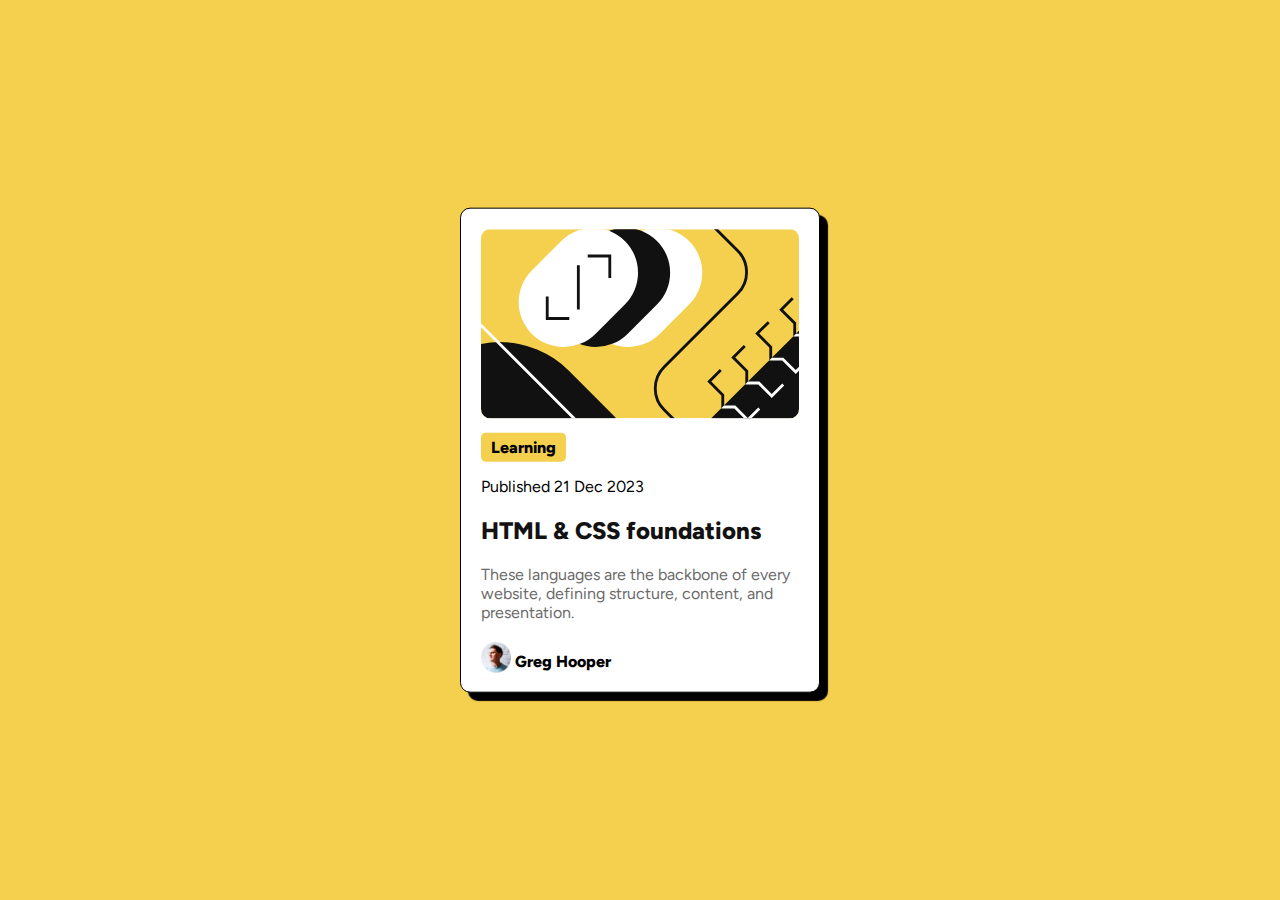
<file: blog-preview-card-main/index.html>
<!DOCTYPE html>
<html lang="en">
<head>
  <meta charset="UTF-8">
  <meta name="viewport" content="width=device-width, initial-scale=1.0"> 
  <link rel="icon" type="image/png" sizes="32x32" href="estilos/assets/images/favicon-32x32.png">
  <link rel="stylesheet" href="estilos/style.css">
  <title>Frontend Mentor | Blog preview card</title>
</head>
<body>
  <main>
    <img src="estilos/assets/images/illustration-article.svg" alt="" id="article">

      <mark>Learning</mark>
    
      <span>Published 21 Dec 2023</span>
    
      <a href="https://youtu.be/zGcYbiPM1kQ" target="_blank">
        <h1>HTML & CSS foundations</h1>
      </a>
    
      <p id="info">These languages are the backbone of every website, defining structure, content, and presentation.</p>
    
      <img src="estilos/assets/images/image-avatar.webp" alt="" id="avatar">
      <p id="name">Greg Hooper</p>
  </main>
</body>
</html>
</file>
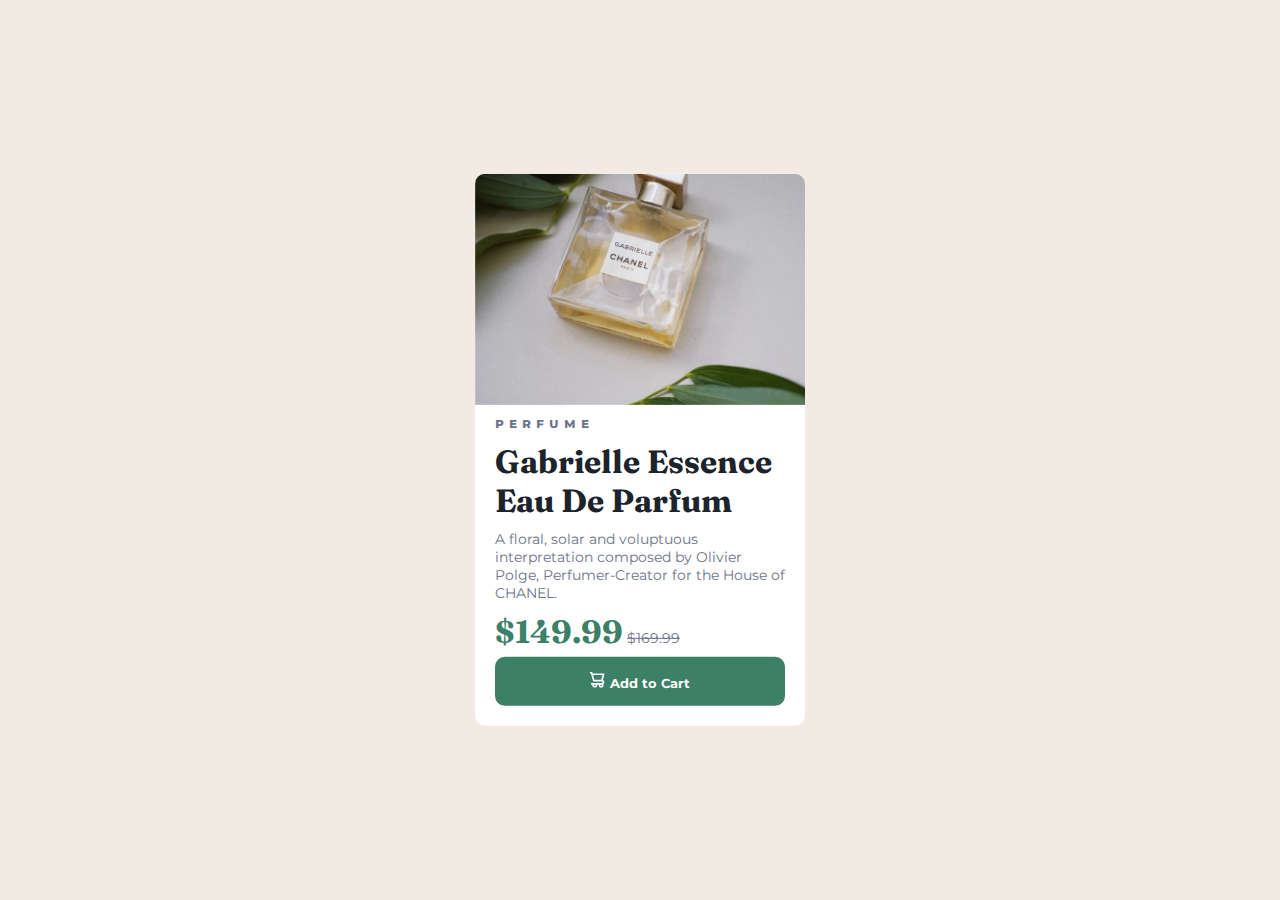
<file: product-preview-card-component-main/index.html>
<!DOCTYPE html>
<html lang="en">
<head>
  <meta charset="UTF-8">
  <meta name="viewport" content="width=device-width, initial-scale=1.0">
  <link rel="icon" type="image/png" sizes="32x32" href="estilos/images/favicon-32x32.png">
  <link rel="stylesheet" href="estilos/style.css">
  <title>Frontend Mentor | Product preview card component</title>
</head>
<body>

  <main>
    <img src="estilos/images/image-product-mobile.jpg" alt="" id="product">
    <p id="perfume">Perfume</p>

    <h1>Gabrielle Essence Eau De Parfum</h1>
    
    <p>
      A floral, solar and voluptuous interpretation composed by Olivier Polge,
      Perfumer-Creator for the House of CHANEL.
    </p>
    
    <div id="actual">$149.99</div>
    <div id="discounted">$169.99</div>
    
    <button> <img src="estilos/images/icon-cart.svg" alt="">Add to Cart</button>
  </main>

</body>
</html>
</file>
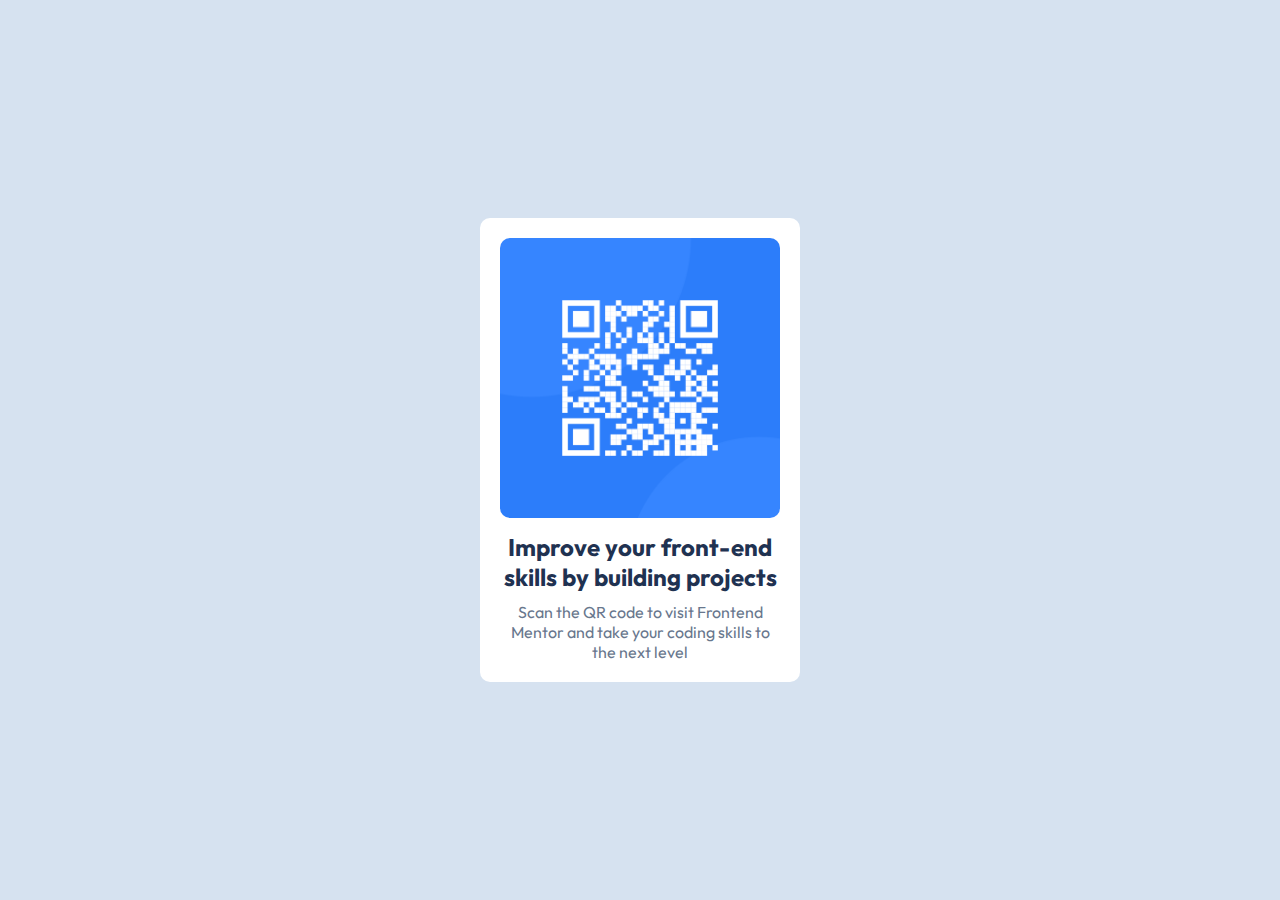
<file: qr-code-component-main/index.html>
<!DOCTYPE html>
<html lang="en">
<head>
  <meta charset="UTF-8">
  <meta name="viewport" content="width=device-width, initial-scale=1.0">
  <link rel="icon" type="image/png" sizes="32x32" href="styles/images/favicon-32x32.png">
  <link rel="stylesheet" href="styles/style.css">
  <title>Frontend Mentor | QR code component</title>
</head>
<body>
  <main>
  <img src="styles/images/image-qr-code.png" alt="">
  <h1>Improve your front-end skills by building projects</h1>

  <p>Scan the QR code to visit Frontend Mentor and take your coding skills to the next level</p>
  </main>
</body>
</html>
</file>
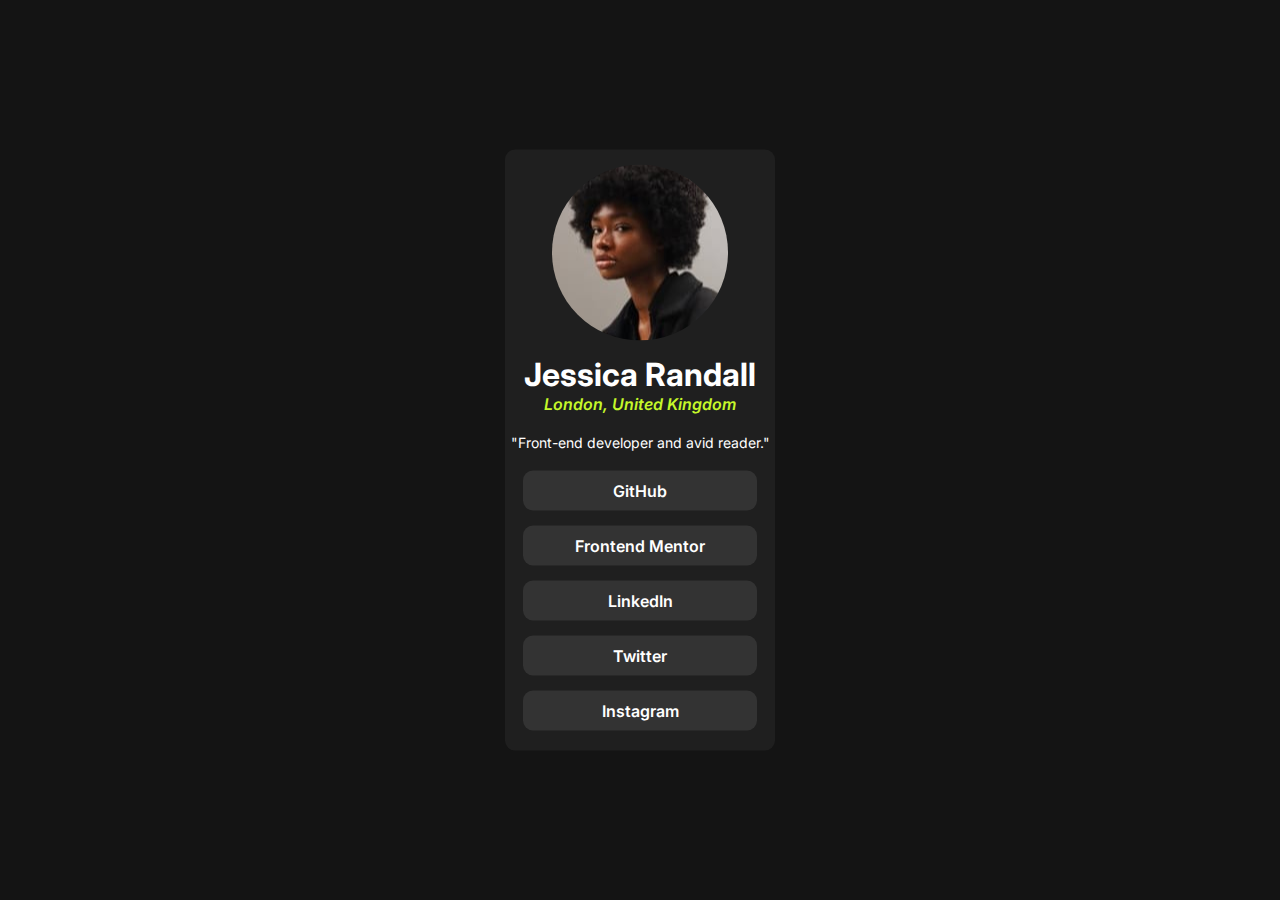
<file: social-links-profile-main/index.html>
<!DOCTYPE html>
<html lang="en">
<head>
  <meta charset="UTF-8">
  <meta name="viewport" content="width=device-width, initial-scale=1.0"> 
  <link rel="icon" type="image/png" sizes="32x32" href="estilos/assets/images/favicon-32x32.png">
  <link rel="stylesheet" href="estilos/style.css">
  <title>Frontend Mentor | Social links profile</title>
</head>
<body>

  <main>
    <img src="estilos/assets/images/avatar-jessica.jpeg" alt="">
    <h1>Jessica Randall</h1>
    <address>London, United Kingdom</address>
    <p>"Front-end developer and avid reader."</p>

    <a>GitHub</a>
    <a>Frontend Mentor</a>
    <a>LinkedIn</a>
    <a>Twitter</a>
    <a>Instagram</a>
  </main>

</body>
</html>
</file>
<file: blog-preview-card-main/estilos/style.css>
@charset "UTF-8";
@font-face {
    font-family: "Fonte";
    src: url(assets/fonts/Figtree-VariableFont_wght.ttf);
}

:root{
    /* Colors */

    --Yellow: hsl(47, 88%, 63%);
    
    --White: hsl(0, 0%, 100%);
    
    --Gray-500: hsl(0, 0%, 42%);
    --Gray-950: hsl(0, 0%, 7%);

    /* Fonts */

    --Fonte: "Fonte", Arial, Helvetica, sans-serif;
}

*{
    padding: 0;
    margin: 0;
    box-sizing: border-box;
    font-family: var(--Fonte);
    font-size: 1em;
}

body{
    background-color: var(--Yellow);
}

main{
    position: absolute;
    top: 50%;
    left: 50%;
    transform: translate(-50%,-50%);
    background-color: var(--White);
    padding: 20px;
    width: 360px;
    border: 1px solid;
    border-radius: 10px;
    box-shadow: 8px 8px 1px black;
}

#article{
    width: 100%;
    border-radius: 10px;
}

mark{
    display: block;
    width: fit-content;
    padding: 5px 10px;
    margin: 10px 0;
    border-radius: 5px;
    font-weight: 800;
    background-color: var(--Yellow);
}

span{
    display: block;
    margin: 15px 0;
}

h1{
    font-size: x-large;
    color: var(--Gray-950);
    font-weight: 800;
    margin: 20px 0;
}

a{
    text-decoration: none;
}

h1:hover{
    color: var(--Yellow);
}

#info{
    margin: 20px 0;
    color: var(--Gray-500);
}

#avatar{
    display: inline;
    width: 30px;
    margin-bottom: -5px;
}

#name{
    display: inline;
    font-weight: 800;
}
</file>
<file: product-preview-card-component-main/estilos/style.css>
@charset "UTF-8";
@import url('https://fonts.googleapis.com/css2?family=Fraunces:ital,opsz,wght@0,9..144,100..900;1,9..144,100..900&family=Montserrat:ital,wght@0,100..900;1,100..900&display=swap');

:root{
    /* Colors */

    /* Primary */
    
    --Green-500: hsl(158, 36%, 37%);
    --Green-700: hsl(158, 42%, 18%);
    
    /* Neutral */
    
    --Black: hsl(212, 21%, 14%);
    --Grey: hsl(228, 12%, 48%);
    --Cream: hsl(30, 38%, 92%);
    --White: hsl(0, 0%, 100%);

    /* Fonts */

    --Fraunces: Fraunces, 'Times New Roman', Times, serif;
    --Montserrat: Montserrat, Arial, Helvetica, sans-serif;
}

*{
    padding: 0;
    margin: 0;
    box-sizing: border-box;
}

body{
    background-color: var(--Cream);
}

main{
    position: absolute;
    transform: translate(-50%,-50%);
    top: 50%;
    left: 50%;
    overflow: hidden;
    border-radius: 10px;
    background-color: var(--White);
    padding: 20px;
    width: 330px;
}

#product{
    width: 114%;
    margin-left: -20px;
    margin-top: -20px;
}

#perfume{
    font-variant-caps: all-petite-caps;
    letter-spacing: 5px;
    margin: 5px 0;
    font-weight: 700;
}

h1{
    font-family: var(--Fraunces);
    font-weight: 700;
    color: var(--Black);
    margin: 10px 0;
}

p, #discounted{
    font-family: var(--Montserrat);
    font-size: 14px;
    color: var(--Grey);
    margin: 10px 0;
}

#actual{
    display: inline;
    font-size: xx-large;
    margin: 20px 0;
    font-family: var(--Fraunces);
    color: var(--Green-500);
    font-weight: 700;
}

#discounted{
    display: inline-block;
    text-decoration: line-through;
    margin: 10px 0;
}

button{
    display: block;
    width: 100%;
    padding: 15px;
    color: var(--White);
    font-family: var(--Montserrat);
    font-weight: 700;
    background-color: var(--Green-500);
    border: none;
    border-radius: 10px;
}

button > img{
    margin-right: 5px;
}
</file>
<file: qr-code-component-main/styles/style.css>
@import url('https://fonts.googleapis.com/css2?family=Outfit:wght@100..900&display=swap');

:root{
    /* Colors */

    --White: hsl(0, 0%, 100%);

    --Slate-300: hsl(212, 45%, 89%);
    --Slate-500: hsl(216, 15%, 48%);
    --Slate-900: hsl(218, 44%, 22%);

    --fonte: Outfit, Arial, Helvetica, sans-serif;
}

*{
    padding: 0;
    margin: 0;
    box-sizing: border-box;
    font-family: var(--fonte);
}

body{
    background-color: var(--Slate-300);
    width: 100vw;
    height: 100vh;
}

main{
    position: absolute;
    transform: translate(-50%,-50%);
    top: 50%;
    left: 50%;
    background-color: var(--White);
    border-radius: 10px;
    width: 320px;
    padding: 20px;
}

img{
    width: 100%;
    border-radius: 10px;
}

h1{
    color: var(--Slate-900);
    font-size: x-large;
    text-align: center;
    margin: 10px 0;
}

p{
    color: var(--Slate-500);
    text-align: center;
}
</file>
<file: social-links-profile-main/estilos/style.css>
@charset "UTF-8";
@import url('https://fonts.googleapis.com/css2?family=Inter:ital,opsz,wght@0,14..32,100..900;1,14..32,100..900&display=swap');

:root{
    /* Colors */

    --Green: hsl(75, 94%, 57%);
    
    --White: hsl(0, 0%, 100%);
    
    --Grey-700: hsl(0, 0%, 20%);
    --Grey-800: hsl(0, 0%, 12%);
    --Grey-900: hsl(0, 0%, 8%);
    --fonte: Inter, Arial, Helvetica, sans-serif;
}

*{
    padding: 0;
    margin: 0;
    box-sizing: border-box;
    font-family: var(--fonte);
    color: var(--White);
}

body{
    background-color: var(--Grey-900);
}

main{
    position: absolute;
    transform: translate(-50%,-50%);
    left: 50%;
    top: 50%;
    background-color: var(--Grey-800);
    border-radius: 10px;
    text-align: center;
    width: 270px;
    padding: 5px;
}

img{
    border-radius: 100%;
    margin: 10px 0;
}

address{
    font-style: italic;
    font-weight: 600;
    color: var(--Green);
}

p{
    margin: 20px 0;
    font-size: 14px;
}

a{
    display: block;
    background-color: var(--Grey-700);
    border-radius: 10px;
    width: 90%;
    margin: 15px auto;
    padding: 10px;
    font-weight: 600;
}

a:hover{
    background-color: var(--Green);
    color: var(--Grey-900);
}
</file>
